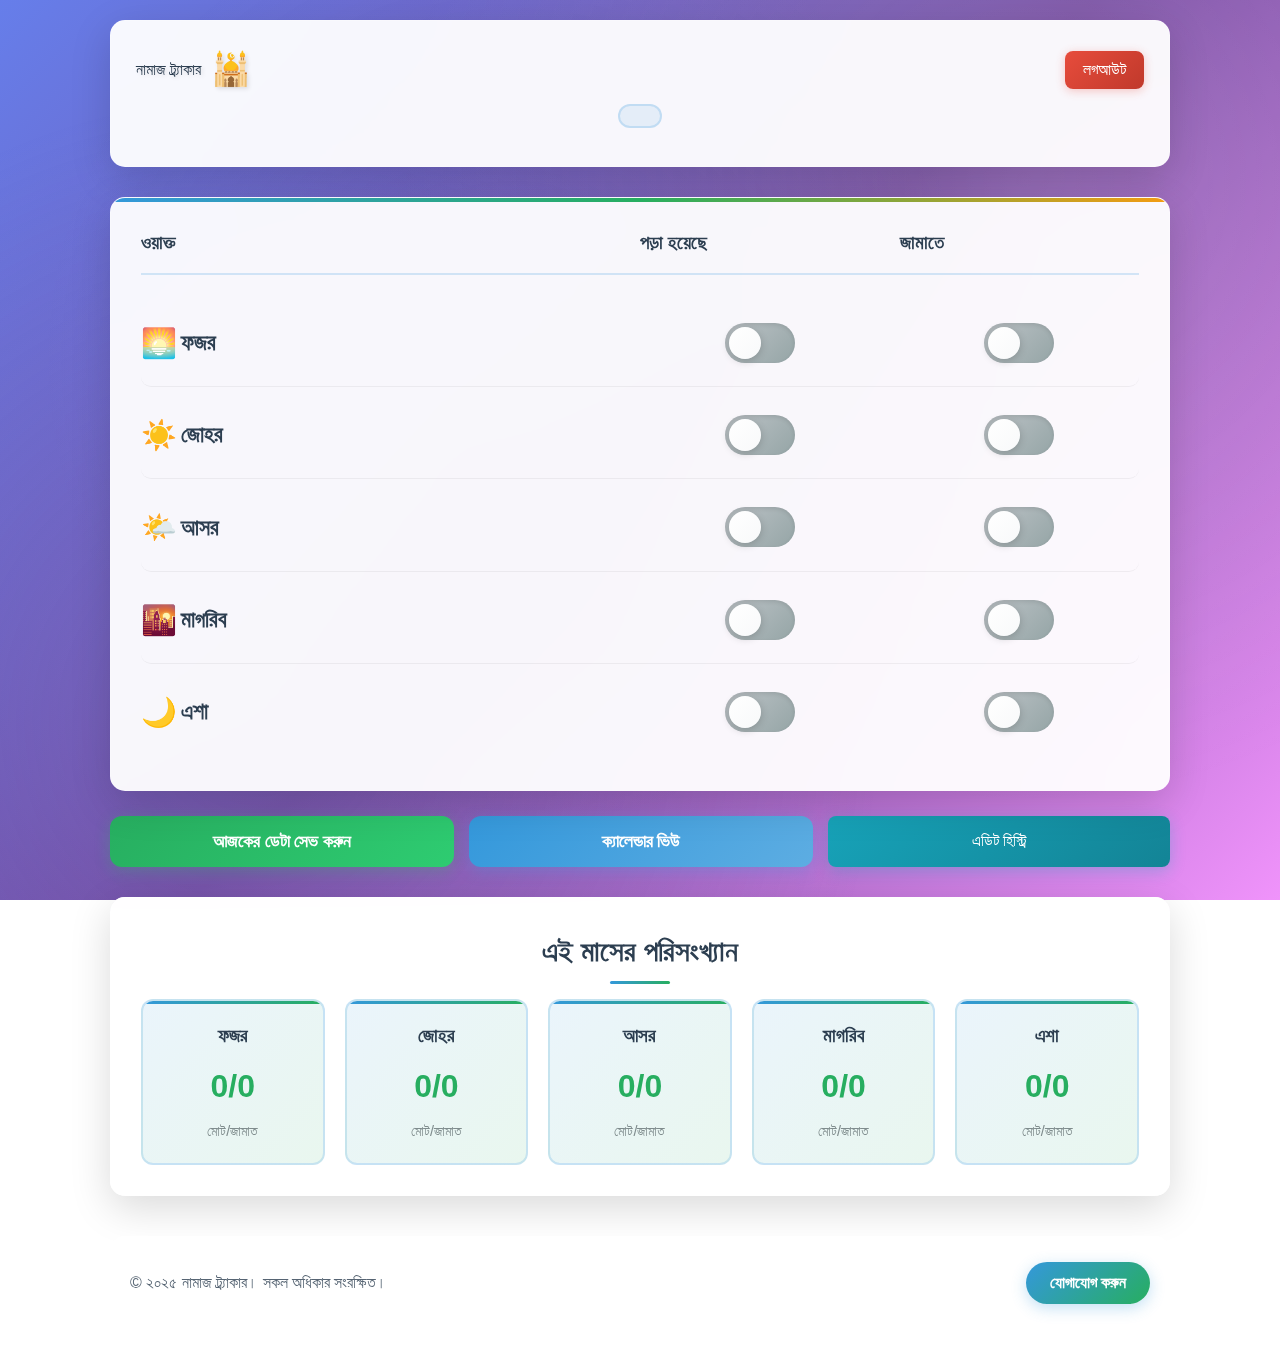
<file: index জোহর→জুম্মা না.html>
<!DOCTYPE html>
<html lang="bn">
<head>
    <meta charset="UTF-8">
    <meta name="viewport" content="width=device-width, initial-scale=1.0">
    <title>নামাজ ট্র্যাকার</title>
    
    <!-- PWA Meta Tags -->
    <meta name="description" content="আপনার দৈনিক নামাজের রেকর্ড রাখুন এবং ট্র্যাক করুন">
    <meta name="theme-color" content="#667eea">
    <meta name="apple-mobile-web-app-capable" content="yes">
    <meta name="apple-mobile-web-app-status-bar-style" content="default">
    <meta name="apple-mobile-web-app-title" content="নামাজ ট্র্যাকার">
    <meta name="msapplication-TileImage" content="icon-144x144.png">
    <meta name="msapplication-TileColor" content="#667eea">
    
    <!-- PWA Manifest -->
    <link rel="manifest" href="manifest.json">
    
    <!-- Apple Touch Icons -->
    <link rel="apple-touch-icon" href="icon-152x152.png">
    <link rel="apple-touch-icon" sizes="152x152" href="icon-152x152.png">
    <link rel="apple-touch-icon" sizes="180x180" href="icon-192x192.png">
    
    <!-- Favicon -->
    <link rel="icon" type="image/png" sizes="32x32" href="icon-72x72.png">
    <link rel="icon" type="image/png" sizes="16x16" href="icon-72x72.png">
    <link rel="preconnect" href="https://fonts.googleapis.com">
    <link rel="preconnect" href="https://fonts.gstatic.com" crossorigin>
    <link href="https://fonts.googleapis.com/css2?family=Noto+Sans+Bengali:wght@300;400;500;600;700&display=swap" rel="stylesheet">
    <script src="https://cdnjs.cloudflare.com/ajax/libs/Chart.js/3.9.1/chart.min.js"></script>
    <link rel="stylesheet" href="enhanced-style.css">
</head>
<body>
    <!-- Main App -->
    <div id="mainApp" class="container">
        <header>
            <div class="header-content">
                <a href="https://officialenayet.github.io/namaj" class="header-title-link">
                    <h1>নামাজ ট্র্যাকার</h1>
                </a>
                <div class="user-info">
                    <span id="userEmail"></span>
                    <button id="logoutBtn" class="logout-btn">লগআউট</button>
                </div>
            </div>
            <div class="date-display">
                <span id="currentDate"></span>
            </div>
        </header>

        <main>
            <div class="prayer-tracker">
                <div class="tracker-header">
                    <div class="col">ওয়াক্ত</div>
                    <div class="col">পড়া হয়েছে</div>
                    <div class="col">জামাতে</div>
                </div>

                <div class="prayer-row" data-prayer="fajr">
                    <div class="prayer-name">ফজর</div>
                    <div class="prayer-status">
                        <label class="toggle">
                            <input type="checkbox" id="fajr-prayed">
                            <span class="slider"></span>
                        </label>
                    </div>
                    <div class="jamaat-status">
                        <label class="toggle">
                            <input type="checkbox" id="fajr-jamaat">
                            <span class="slider"></span>
                        </label>
                    </div>
                </div>

                <div class="prayer-row" data-prayer="dhuhr">
                    <div class="prayer-name">জোহর</div>
                    <div class="prayer-status">
                        <label class="toggle">
                            <input type="checkbox" id="dhuhr-prayed">
                            <span class="slider"></span>
                        </label>
                    </div>
                    <div class="jamaat-status">
                        <label class="toggle">
                            <input type="checkbox" id="dhuhr-jamaat">
                            <span class="slider"></span>
                        </label>
                    </div>
                </div>

                <div class="prayer-row" data-prayer="asr">
                    <div class="prayer-name">আসর</div>
                    <div class="prayer-status">
                        <label class="toggle">
                            <input type="checkbox" id="asr-prayed">
                            <span class="slider"></span>
                        </label>
                    </div>
                    <div class="jamaat-status">
                        <label class="toggle">
                            <input type="checkbox" id="asr-jamaat">
                            <span class="slider"></span>
                        </label>
                    </div>
                </div>

                <div class="prayer-row" data-prayer="maghrib">
                    <div class="prayer-name">মাগরিব</div>
                    <div class="prayer-status">
                        <label class="toggle">
                            <input type="checkbox" id="maghrib-prayed">
                            <span class="slider"></span>
                        </label>
                    </div>
                    <div class="jamaat-status">
                        <label class="toggle">
                            <input type="checkbox" id="maghrib-jamaat">
                            <span class="slider"></span>
                        </label>
                    </div>
                </div>

                <div class="prayer-row" data-prayer="isha">
                    <div class="prayer-name">এশা</div>
                    <div class="prayer-status">
                        <label class="toggle">
                            <input type="checkbox" id="isha-prayed">
                            <span class="slider"></span>
                        </label>
                    </div>
                    <div class="jamaat-status">
                        <label class="toggle">
                            <input type="checkbox" id="isha-jamaat">
                            <span class="slider"></span>
                        </label>
                    </div>
                </div>
            </div>

            <div class="action-buttons">
                <button id="saveData" class="btn btn-primary">আজকের ডেটা সেভ করুন</button>
                <button id="calendarView" class="btn btn-secondary" onclick="calendarHandler.showCalendarView()">ক্যালেন্ডার ভিউ</button>
                <button id="editHistory" class="btn btn-info" onclick="showEditHistory()">এডিট হিস্ট্রি</button>
            </div>

            <!-- Calendar View Section -->
            <div id="calendarSection" class="calendar-section" style="display: none;">
                <div class="section-header">
                    <h2>নামাজের ইতিহাস</h2>
                    <button id="backToMainFromCalendar" class="btn btn-secondary" onclick="calendarHandler.showMainView()">হোমে ফিরে যান</button>
                    <div class="calendar-controls">
                        <button id="viewWeekly" class="view-btn active">সাপ্তাহিক</button>
                        <button id="viewMonthly" class="view-btn">মাসিক</button>
                    </div>
                </div>
                
                <!-- Weekly View -->
                <div id="weeklyView" class="calendar-view">
                    <div class="week-navigation">
                        <button id="prevWeek" class="nav-btn">‹</button>
                        <span id="currentWeek">এই সপ্তাহ</span>
                        <button id="nextWeek" class="nav-btn">›</button>
                    </div>
                    <div id="weeklyCalendar" class="weekly-calendar"></div>
                </div>
                
                <!-- Monthly View -->
                <div id="monthlyView" class="calendar-view" style="display: none;">
                    <div class="month-navigation">
                        <button id="prevMonth" class="nav-btn">‹</button>
                        <span id="currentMonth">এই মাস</span>
                        <button id="nextMonth" class="nav-btn">›</button>
                    </div>
                    <div id="monthlyCalendar" class="monthly-calendar"></div>
                </div>
                
                <div class="calendar-legend">
                    <div class="legend-item">
                        <div class="legend-color complete"></div>
                        <span>সব নামাজ পড়া হয়েছে</span>
                    </div>
                    <div class="legend-item">
                        <div class="legend-color partial"></div>
                        <span>কিছু নামাজ পড়া হয়েছে</span>
                    </div>
                    <div class="legend-item">
                        <div class="legend-color jamaat"></div>
                        <span>জামাতে পড়া হয়েছে</span>
                    </div>
                    <div class="legend-item">
                        <div class="legend-color none"></div>
                        <span>কোন নামাজ পড়া হয়নি</span>
                    </div>
                </div>
            </div>

            <!-- Monthly Charts Section -->
            <div id="chartsSection" class="charts-section" style="display: none;">
                <div class="section-header">
                    <h2>মাসিক পরিসংখ্যান চার্ট</h2>
                    <div class="month-controls">
                        <button id="prevChartMonth" class="nav-btn">‹</button>
                        <span id="currentChartMonth">জুলাই ২০২৫</span>
                        <button id="nextChartMonth" class="nav-btn">›</button>
                    </div>
                </div>
                <div class="charts-grid">
                    <div class="chart-container">
                        <h3>নামাজ সম্পন্নতার হার</h3>
                        <canvas id="completionChart"></canvas>
                    </div>
                    <div class="chart-container">
                        <h3>জামাতে নামাজের হার</h3>
                        <canvas id="jamaatChart"></canvas>
                    </div>
                    <div class="chart-container">
                        <h3>দৈনিক ট্রেন্ড</h3>
                        <canvas id="trendChart"></canvas>
                    </div>
                    <div class="chart-container">
                        <h3>সাপ্তাহিক তুলনা</h3>
                        <canvas id="weeklyChart"></canvas>
                    </div>
                </div>
            </div>

            <div class="stats-section">
                <h2>এই মাসের পরিসংখ্যান</h2>
                <div class="stats-grid">
                    <div class="stat-card">
                        <h3>ফজর</h3>
                        <div class="stat-numbers">
                            <span id="fajr-total">0</span>/<span id="fajr-jamaat-count">0</span>
                        </div>
                        <small>মোট/জামাত</small>
                    </div>
                    <div class="stat-card">
                        <h3>জোহর</h3>
                        <div class="stat-numbers">
                            <span id="dhuhr-total">0</span>/<span id="dhuhr-jamaat-count">0</span>
                        </div>
                        <small>মোট/জামাত</small>
                    </div>
                    <div class="stat-card">
                        <h3>আসর</h3>
                        <div class="stat-numbers">
                            <span id="asr-total">0</span>/<span id="asr-jamaat-count">0</span>
                        </div>
                        <small>মোট/জামাত</small>
                    </div>
                    <div class="stat-card">
                        <h3>মাগরিব</h3>
                        <div class="stat-numbers">
                            <span id="maghrib-total">0</span>/<span id="maghrib-jamaat-count">0</span>
                        </div>
                        <small>মোট/জামাত</small>
                    </div>
                    <div class="stat-card">
                        <h3>এশা</h3>
                        <div class="stat-numbers">
                            <span id="isha-total">0</span>/<span id="isha-jamaat-count">0</span>
                        </div>
                        <small>মোট/জামাত</small>
                    </div>
                </div>
            </div>
        </main>
        
        <!-- Footer -->
        <footer class="app-footer">
            <div class="footer-content">
                <p>&copy; ২০২৫ নামাজ ট্র্যাকার। সকল অধিকার সংরক্ষিত।</p>
                <button id="contactBtn" class="contact-btn">যোগাযোগ করুন</button>
            </div>
        </footer>
    </div>

    <!-- Load Firebase first -->
    <script type="module" src="firebase-config.js"></script>
    <!-- Then load other scripts -->
    <script src="auth-handler.js"></script>
    <script src="pwa-handler.js"></script>
    <script src="calendar-handler.js"></script>
    <script src="script.js"></script>
</body>
</html>
</file>
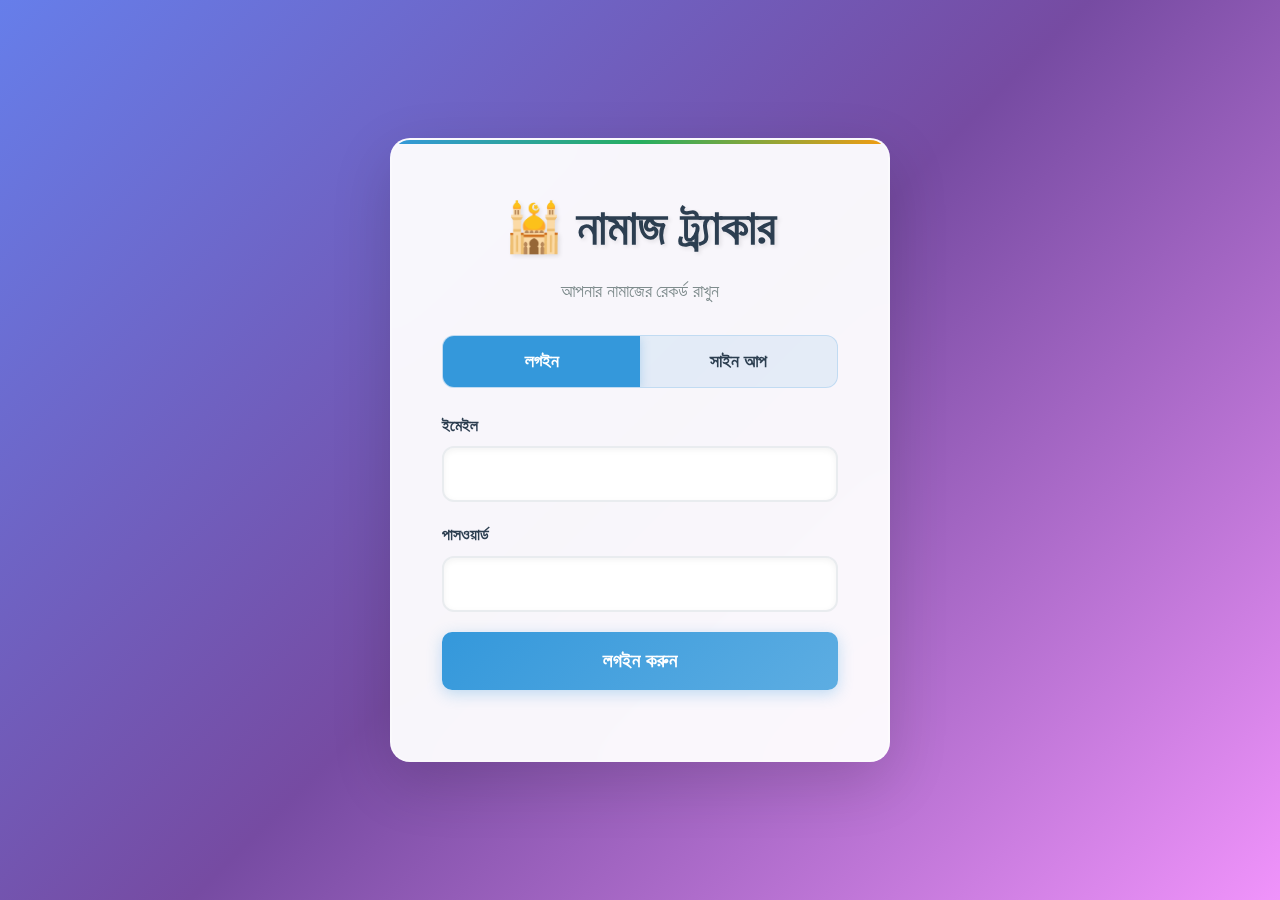
<file: login.html>
<!DOCTYPE html>
<html lang="bn">
<head>
    <meta charset="UTF-8">
    <meta name="viewport" content="width=device-width, initial-scale=1.0">
    <title>নামাজ ট্র্যাকার - লগইন</title>
    
    <!-- PWA Meta Tags -->
    <meta name="description" content="আপনার দৈনিক নামাজের রেকর্ড রাখুন এবং ট্র্যাক করুন">
    <meta name="theme-color" content="#667eea">
    <meta name="apple-mobile-web-app-capable" content="yes">
    <meta name="apple-mobile-web-app-status-bar-style" content="default">
    <meta name="apple-mobile-web-app-title" content="নামাজ ট্র্যাকার">
    <meta name="msapplication-TileImage" content="icon-144x144.png">
    <meta name="msapplication-TileColor" content="#667eea">
    
    <!-- PWA Manifest -->
    <link rel="manifest" href="manifest.json">
    
    <!-- Apple Touch Icons -->
    <link rel="apple-touch-icon" href="icon-152x152.png">
    <link rel="apple-touch-icon" sizes="152x152" href="icon-152x152.png">
    <link rel="apple-touch-icon" sizes="180x180" href="icon-192x192.png">
    
    <!-- Favicon -->
    <link rel="icon" type="image/png" sizes="32x32" href="icon-72x72.png">
    <link rel="icon" type="image/png" sizes="16x16" href="icon-72x72.png">
    <link rel="preconnect" href="https://fonts.googleapis.com">
    <link rel="preconnect" href="https://fonts.gstatic.com" crossorigin>
    <link href="https://fonts.googleapis.com/css2?family=Noto+Sans+Bengali:wght@300;400;500;600;700&display=swap" rel="stylesheet">
    <link rel="stylesheet" href="enhanced-style.css">
</head>
<body>
    <!-- Login Panel -->
    <div id="loginPanel" class="login-container">
        <div class="login-card">
            <div class="login-header">
                <h1>🕌 নামাজ ট্র্যাকার</h1>
                <p>আপনার নামাজের রেকর্ড রাখুন</p>
            </div>
            
            <div class="login-tabs">
                <button class="tab-btn active" onclick="showLoginForm()">লগইন</button>
                <button class="tab-btn" onclick="showSignupForm()">সাইন আপ</button>
            </div>

            <!-- Login Form -->
            <form id="loginForm" class="auth-form">
                <div class="form-group">
                    <label for="loginEmail">ইমেইল</label>
                    <input type="email" id="loginEmail" required>
                </div>
                <div class="form-group">
                    <label for="loginPassword">পাসওয়ার্ড</label>
                    <input type="password" id="loginPassword" required minlength="6">
                </div>
                <button type="submit" class="auth-btn">লগইন করুন</button>
            </form>

            <!-- Signup Form -->
            <form id="signupForm" class="auth-form" style="display: none;">
                <div class="form-group">
                    <label for="signupEmail">ইমেইল</label>
                    <input type="email" id="signupEmail" required>
                </div>
                <div class="form-group">
                    <label for="signupPassword">পাসওয়ার্ড</label>
                    <input type="password" id="signupPassword" required minlength="6">
                </div>
                <div class="form-group">
                    <label for="confirmPassword">পাসওয়ার্ড নিশ্চিত করুন</label>
                    <input type="password" id="confirmPassword" required minlength="6">
                </div>
                <button type="submit" class="auth-btn">সাইন আপ করুন</button>
            </form>

            <div id="authError" class="error-message"></div>
            <div id="authLoading" class="loading-message" style="display: none;">
                <div class="loading"></div>
                <span>অপেক্ষা করুন...</span>
            </div>
        </div>
    </div>

    <!-- Load Firebase first -->
    <script type="module" src="firebase-config.js"></script>
    <!-- Then load other scripts -->
    <script src="login-handler.js"></script>
    <script src="pwa-handler.js"></script>
</body>
</html>
</file>
<file: enhanced-style.css>
* {
    margin: 0;
    padding: 0;
    box-sizing: border-box;
}

:root {
    --primary-color: #2c3e50;
    --secondary-color: #3498db;
    --success-color: #27ae60;
    --warning-color: #f39c12;
    --danger-color: #e74c3c;
    --light-bg: rgba(255, 255, 255, 0.95);
    --shadow-light: 0 8px 32px rgba(0, 0, 0, 0.1);
    --shadow-medium: 0 12px 40px rgba(0, 0, 0, 0.15);
    --border-radius: 15px;
    --transition: all 0.3s cubic-bezier(0.4, 0, 0.2, 1);
}

body {
    font-family: 'Noto Sans Bengali', 'Segoe UI', Tahoma, Geneva, Verdana, sans-serif;
    background: linear-gradient(135deg, #667eea 0%, #764ba2 50%, #f093fb 100%);
    background-attachment: fixed;
    min-height: 100vh;
    color: var(--primary-color);
    line-height: 1.6;
    overflow-x: hidden;
}

/* Animated background particles */
body::before {
    content: '';
    position: fixed;
    top: 0;
    left: 0;
    width: 100%;
    height: 100%;
    background-image: 
        radial-gradient(circle at 20% 80%, rgba(120, 119, 198, 0.3) 0%, transparent 50%),
        radial-gradient(circle at 80% 20%, rgba(255, 255, 255, 0.15) 0%, transparent 50%),
        radial-gradient(circle at 40% 40%, rgba(120, 119, 198, 0.15) 0%, transparent 50%);
    animation: float 20s ease-in-out infinite;
    pointer-events: none;
    z-index: -1;
}

@keyframes float {
    0%, 100% { transform: translateY(0px) rotate(0deg); }
    33% { transform: translateY(-20px) rotate(1deg); }
    66% { transform: translateY(-10px) rotate(-1deg); }
}

.container {
    max-width: 900px;
    margin: 0 auto;
    padding: 20px;
    min-height: 100vh;
    position: relative;
}

/* Header Styles */
header {
    text-align: center;
    margin-bottom: 30px;
    background: var(--light-bg);
    padding: 30px 25px;
    border-radius: var(--border-radius);
    box-shadow: var(--shadow-medium);
    backdrop-filter: blur(20px);
    border: 1px solid rgba(255, 255, 255, 0.2);
    position: relative;
    overflow: hidden;
    animation: slideInDown 0.8s ease-out;
}

header::before {
    content: '';
    position: absolute;
    top: 0;
    left: -100%;
    width: 100%;
    height: 100%;
    background: linear-gradient(90deg, transparent, rgba(255, 255, 255, 0.4), transparent);
    animation: shimmer 3s infinite;
}

@keyframes shimmer {
    0% { left: -100%; }
    100% { left: 100%; }
}

@keyframes slideInDown {
    from {
        opacity: 0;
        transform: translateY(-50px);
    }
    to {
        opacity: 1;
        transform: translateY(0);
    }
}

header h1 {
    font-size: 2.8rem;
    color: var(--primary-color);
    margin-bottom: 15px;
    font-weight: 700;
    text-shadow: 2px 2px 4px rgba(0, 0, 0, 0.1);
    position: relative;
}

header h1::after {
    content: '🕌';
    position: absolute;
    right: -50px;
    top: 50%;
    transform: translateY(-50%);
    font-size: 2rem;
    animation: pulse 2s infinite;
}

@keyframes pulse {
    0%, 100% { transform: translateY(-50%) scale(1); }
    50% { transform: translateY(-50%) scale(1.1); }
}

.date-display {
    font-size: 1.3rem;
    color: #7f8c8d;
    font-weight: 500;
    padding: 10px 20px;
    background: rgba(52, 152, 219, 0.1);
    border-radius: 25px;
    display: inline-block;
    border: 2px solid rgba(52, 152, 219, 0.2);
}

/* Prayer Tracker Styles - Fixed/Frozen */
.prayer-tracker {
    background: var(--light-bg);
    border-radius: var(--border-radius);
    padding: 30px;
    margin-bottom: 25px;
    box-shadow: var(--shadow-medium);
    backdrop-filter: blur(20px);
    border: 1px solid rgba(255, 255, 255, 0.2);
    animation: slideInUp 0.8s ease-out 0.2s both;
    position: relative;
    z-index: 100;
    overflow: hidden;
}

.prayer-tracker::before {
    content: '';
    position: absolute;
    top: 0;
    left: 0;
    right: 0;
    height: 4px;
    background: linear-gradient(90deg, var(--secondary-color), var(--success-color), var(--warning-color));
    border-radius: var(--border-radius) var(--border-radius) 0 0;
}

@keyframes slideInUp {
    from {
        opacity: 0;
        transform: translateY(50px);
    }
    to {
        opacity: 1;
        transform: translateY(0);
    }
}

.tracker-header {
    display: grid;
    grid-template-columns: 2fr 1fr 1fr;
    gap: 20px;
    margin-bottom: 25px;
    padding-bottom: 15px;
    border-bottom: 2px solid rgba(52, 152, 219, 0.2);
    font-weight: 700;
    font-size: 1.2rem;
    color: var(--primary-color);
}

.prayer-row {
    display: grid;
    grid-template-columns: 2fr 1fr 1fr;
    gap: 20px;
    align-items: center;
    padding: 20px 0;
    border-bottom: 1px solid rgba(0, 0, 0, 0.05);
    transition: var(--transition);
    border-radius: 10px;
    margin-bottom: 5px;
}

.prayer-row:hover {
    background: rgba(52, 152, 219, 0.05);
    transform: translateX(5px);
    box-shadow: 0 4px 15px rgba(0, 0, 0, 0.1);
}

.prayer-row:last-child {
    border-bottom: none;
}

.prayer-name {
    font-size: 1.4rem;
    font-weight: 600;
    color: var(--primary-color);
    display: flex;
    align-items: center;
    gap: 15px;
}

.prayer-name::before {
    font-size: 1.8rem;
    width: 25px;
    text-align: center;
}

.prayer-row[data-prayer="fajr"] .prayer-name::before { content: '🌅'; }
.prayer-row[data-prayer="dhuhr"] .prayer-name::before { content: '☀️'; }
.prayer-row[data-prayer="asr"] .prayer-name::before { content: '🌤️'; }
.prayer-row[data-prayer="maghrib"] .prayer-name::before { content: '🌇'; }
.prayer-row[data-prayer="isha"] .prayer-name::before { content: '🌙'; }

.prayer-status, .jamaat-status {
    display: flex;
    justify-content: center;
}

/* Enhanced Toggle Switch */
.toggle {
    position: relative;
    display: inline-block;
    width: 70px;
    height: 40px;
}

.toggle input {
    opacity: 0;
    width: 0;
    height: 0;
}

.slider {
    position: absolute;
    cursor: pointer;
    top: 0;
    left: 0;
    right: 0;
    bottom: 0;
    background: linear-gradient(135deg, #bdc3c7, #95a5a6);
    transition: var(--transition);
    border-radius: 40px;
    box-shadow: inset 0 2px 4px rgba(0, 0, 0, 0.1);
}

.slider:before {
    position: absolute;
    content: "";
    height: 32px;
    width: 32px;
    left: 4px;
    bottom: 4px;
    background: linear-gradient(135deg, #ffffff, #f8f9fa);
    transition: var(--transition);
    border-radius: 50%;
    box-shadow: 0 2px 8px rgba(0, 0, 0, 0.2);
}

input:checked + .slider {
    background: linear-gradient(135deg, var(--success-color), #2ecc71);
    box-shadow: 0 0 20px rgba(39, 174, 96, 0.3);
}

input:checked + .slider:before {
    transform: translateX(30px);
    box-shadow: 0 2px 12px rgba(0, 0, 0, 0.3);
}

.slider:hover {
    box-shadow: 0 0 15px rgba(52, 152, 219, 0.3);
}

/* Action Buttons */
.action-buttons {
    display: flex;
    gap: 15px;
    margin-bottom: 30px;
    flex-wrap: wrap;
}

.btn {
    padding: 15px 25px;
    border: none;
    border-radius: 12px;
    font-size: 1.1rem;
    font-weight: 600;
    cursor: pointer;
    transition: var(--transition);
    font-family: 'Noto Sans Bengali', sans-serif;
    position: relative;
    overflow: hidden;
    flex: 1;
    min-width: 200px;
}

.btn::before {
    content: '';
    position: absolute;
    top: 0;
    left: -100%;
    width: 100%;
    height: 100%;
    background: linear-gradient(90deg, transparent, rgba(255, 255, 255, 0.3), transparent);
    transition: left 0.5s;
}

.btn:hover::before {
    left: 100%;
}

.btn-primary {
    background: linear-gradient(135deg, var(--success-color), #2ecc71);
    color: white;
    box-shadow: 0 4px 15px rgba(39, 174, 96, 0.3);
}

.btn-primary:hover {
    background: linear-gradient(135deg, #2ecc71, #27ae60);
    transform: translateY(-3px);
    box-shadow: 0 6px 20px rgba(39, 174, 96, 0.4);
}

.btn-secondary {
    background: linear-gradient(135deg, var(--secondary-color), #5dade2);
    color: white;
    box-shadow: 0 4px 15px rgba(52, 152, 219, 0.3);
}

.btn-secondary:hover {
    background: linear-gradient(135deg, #5dade2, var(--secondary-color));
    transform: translateY(-3px);
    box-shadow: 0 6px 20px rgba(52, 152, 219, 0.4);
}

/* Stats Section */
.stats-section {
    background: var(--light-bg);
    border-radius: var(--border-radius);
    padding: 30px;
    margin-bottom: 25px;
    box-shadow: var(--shadow-medium);
    backdrop-filter: blur(20px);
    border: 1px solid rgba(255, 255, 255, 0.2);
    animation: slideInUp 0.8s ease-out 0.4s both;
}

.stats-section h2 {
    text-align: center;
    margin-bottom: 25px;
    font-size: 1.8rem;
    color: var(--primary-color);
    position: relative;
}

.stats-section h2::after {
    content: '';
    position: absolute;
    bottom: -10px;
    left: 50%;
    transform: translateX(-50%);
    width: 60px;
    height: 3px;
    background: linear-gradient(90deg, var(--secondary-color), var(--success-color));
    border-radius: 2px;
}

.stats-grid {
    display: grid;
    grid-template-columns: repeat(auto-fit, minmax(150px, 1fr));
    gap: 20px;
}

.stat-card {
    background: linear-gradient(135deg, rgba(52, 152, 219, 0.1), rgba(39, 174, 96, 0.1));
    border-radius: 12px;
    padding: 20px;
    text-align: center;
    border: 2px solid rgba(52, 152, 219, 0.2);
    transition: var(--transition);
    position: relative;
    overflow: hidden;
}

.stat-card::before {
    content: '';
    position: absolute;
    top: 0;
    left: 0;
    right: 0;
    height: 3px;
    background: linear-gradient(90deg, var(--secondary-color), var(--success-color));
}

.stat-card:hover {
    transform: translateY(-5px);
    box-shadow: 0 8px 25px rgba(52, 152, 219, 0.2);
    border-color: var(--secondary-color);
}

.stat-card h3 {
    font-size: 1.2rem;
    margin-bottom: 10px;
    color: var(--primary-color);
}

.stat-numbers {
    font-size: 2rem;
    font-weight: 700;
    color: var(--success-color);
    margin-bottom: 5px;
}

.stat-card small {
    color: #7f8c8d;
    font-size: 0.9rem;
}

/* Success Message */
.success-message {
    background: linear-gradient(135deg, #d4edda, #c3e6cb);
    color: #155724;
    padding: 15px 20px;
    border-radius: 10px;
    margin-bottom: 20px;
    border: 1px solid #c3e6cb;
    font-weight: 500;
    text-align: center;
    animation: slideInDown 0.5s ease-out;
    box-shadow: 0 4px 15px rgba(21, 87, 36, 0.1);
}

/* Loading Animation */
.loading {
    width: 20px;
    height: 20px;
    border: 2px solid #f3f3f3;
    border-top: 2px solid var(--secondary-color);
    border-radius: 50%;
    animation: spin 1s linear infinite;
}

@keyframes spin {
    0% { transform: rotate(0deg); }
    100% { transform: rotate(360deg); }
}

/* Calendar Section */
.calendar-section {
    background: var(--light-bg);
    border-radius: var(--border-radius);
    padding: 30px;
    margin-bottom: 25px;
    box-shadow: var(--shadow-medium);
    backdrop-filter: blur(20px);
    border: 1px solid rgba(255, 255, 255, 0.2);
    animation: slideInUp 0.8s ease-out 0.6s both;
}

.calendar-actions {
    display: flex;
    gap: 15px;
    margin-bottom: 25px;
    flex-wrap: wrap;
    justify-content: center;
}

.calendar-actions .btn {
    flex: 1;
    min-width: 200px;
    max-width: 300px;
}

.section-header {
    display: flex;
    justify-content: space-between;
    align-items: center;
    margin-bottom: 25px;
    flex-wrap: wrap;
    gap: 15px;
}

.section-header h2 {
    font-size: 1.8rem;
    color: var(--primary-color);
    margin: 0;
}

.nav-btn {
    background: var(--secondary-color);
    color: white;
    border: none;
    width: 40px;
    height: 40px;
    border-radius: 50%;
    font-size: 1.2rem;
    cursor: pointer;
    transition: var(--transition);
    display: flex;
    align-items: center;
    justify-content: center;
}

.nav-btn:hover {
    background: #2980b9;
    transform: scale(1.1);
}

.yearly-calendar {
    display: grid;
    grid-template-columns: repeat(auto-fit, minmax(300px, 1fr));
    gap: 20px;
}

.month-grid {
    background: rgba(255, 255, 255, 0.5);
    border-radius: 10px;
    padding: 15px;
    border: 1px solid rgba(52, 152, 219, 0.2);
}

.month-header {
    text-align: center;
    font-weight: 600;
    margin-bottom: 10px;
    color: var(--primary-color);
    font-size: 1.1rem;
}

.days-grid {
    display: grid;
    grid-template-columns: repeat(7, 1fr);
    gap: 2px;
}

.day-cell {
    aspect-ratio: 1;
    display: flex;
    align-items: center;
    justify-content: center;
    font-size: 0.8rem;
    border-radius: 4px;
    cursor: pointer;
    transition: var(--transition);
}

.day-cell:hover {
    transform: scale(1.1);
}

.day-cell.complete {
    background: var(--success-color);
    color: white;
}

.day-cell.partial {
    background: var(--warning-color);
    color: white;
}

.day-cell.none {
    background: #ecf0f1;
    color: #7f8c8d;
}

.calendar-legend {
    display: flex;
    justify-content: center;
    gap: 20px;
    margin-top: 20px;
    flex-wrap: wrap;
}

.legend-item {
    display: flex;
    align-items: center;
    gap: 8px;
    font-size: 0.9rem;
}

.legend-color {
    width: 20px;
    height: 20px;
    border-radius: 4px;
}

.legend-color.complete {
    background: var(--success-color);
}

.legend-color.partial {
    background: var(--warning-color);
}

.legend-color.none {
    background: #ecf0f1;
}

/* Charts Section */
.charts-section {
    background: var(--light-bg);
    border-radius: var(--border-radius);
    padding: 30px;
    margin-bottom: 25px;
    box-shadow: var(--shadow-medium);
    backdrop-filter: blur(20px);
    border: 1px solid rgba(255, 255, 255, 0.2);
    animation: slideInUp 0.8s ease-out 0.8s both;
}

.charts-grid {
    display: grid;
    grid-template-columns: repeat(auto-fit, minmax(300px, 1fr));
    gap: 25px;
    margin-top: 25px;
}

.chart-container {
    background: rgba(255, 255, 255, 0.7);
    border-radius: 12px;
    padding: 20px;
    border: 1px solid rgba(52, 152, 219, 0.2);
    transition: var(--transition);
}

.chart-container:hover {
    transform: translateY(-5px);
    box-shadow: 0 8px 25px rgba(0, 0, 0, 0.1);
}

.chart-container h3 {
    text-align: center;
    margin-bottom: 15px;
    color: var(--primary-color);
    font-size: 1.1rem;
}

.chart-container canvas {
    max-height: 250px;
}

/* Login Container - Enhanced Responsive Design */
.login-container {
    position: fixed;
    top: 0;
    left: 0;
    width: 100%;
    height: 100%;
    background: linear-gradient(135deg, #667eea 0%, #764ba2 50%, #f093fb 100%);
    display: flex;
    justify-content: center;
    align-items: center;
    z-index: 1000;
    padding: 20px;
}

.login-card {
    background: var(--light-bg);
    border-radius: 20px;
    padding: 45px 40px;
    box-shadow: 0 20px 60px rgba(0, 0, 0, 0.15);
    backdrop-filter: blur(25px);
    border: 2px solid rgba(255, 255, 255, 0.3);
    width: 100%;
    max-width: 420px;
    animation: slideInUp 0.8s ease-out;
    position: relative;
    overflow: hidden;
    margin: 0 auto;
}

.login-card::before {
    content: '';
    position: absolute;
    top: 0;
    left: 0;
    right: 0;
    height: 4px;
    background: linear-gradient(90deg, var(--secondary-color), var(--success-color), var(--warning-color));
    border-radius: var(--border-radius) var(--border-radius) 0 0;
}

.login-header {
    text-align: center;
    margin-bottom: 30px;
}

.login-header h1 {
    font-size: 2.5rem;
    color: var(--primary-color);
    margin-bottom: 10px;
    font-weight: 700;
    text-shadow: 2px 2px 4px rgba(0, 0, 0, 0.1);
}

.login-header p {
    color: #7f8c8d;
    font-size: 1.1rem;
    font-weight: 500;
}

.login-tabs {
    display: flex;
    margin-bottom: 25px;
    border-radius: 12px;
    overflow: hidden;
    background: rgba(52, 152, 219, 0.1);
    border: 1px solid rgba(52, 152, 219, 0.2);
}

.tab-btn {
    flex: 1;
    padding: 15px 20px;
    border: none;
    background: transparent;
    color: var(--primary-color);
    font-size: 1.1rem;
    font-weight: 600;
    cursor: pointer;
    transition: var(--transition);
    font-family: 'Noto Sans Bengali', sans-serif;
    position: relative;
}

.tab-btn.active {
    background: var(--secondary-color);
    color: white;
    box-shadow: 0 2px 10px rgba(52, 152, 219, 0.3);
}

.tab-btn:hover:not(.active) {
    background: rgba(52, 152, 219, 0.2);
    transform: translateY(-1px);
}

.auth-form {
    margin-bottom: 20px;
}

.form-group {
    margin-bottom: 20px;
}

.form-group label {
    display: block;
    margin-bottom: 8px;
    color: var(--primary-color);
    font-weight: 600;
    font-size: 1rem;
}

.form-group input {
    width: 100%;
    padding: 16px 20px;
    border: 2px solid #e9ecef;
    border-radius: 12px;
    font-size: 1.05rem;
    font-family: 'Noto Sans Bengali', sans-serif;
    transition: var(--transition);
    background: rgba(255, 255, 255, 0.95);
    box-shadow: inset 0 2px 6px rgba(0, 0, 0, 0.05);
    box-sizing: border-box;
}

.form-group input:focus {
    outline: none;
    border-color: var(--secondary-color);
    box-shadow: 0 0 0 4px rgba(52, 152, 219, 0.1);
    transform: translateY(-1px);
}

.form-group input:valid {
    border-color: var(--success-color);
}

.auth-btn {
    width: 100%;
    padding: 18px;
    border: none;
    border-radius: 10px;
    background: linear-gradient(135deg, var(--secondary-color), #5dade2);
    color: white;
    font-size: 1.2rem;
    font-weight: 600;
    cursor: pointer;
    transition: var(--transition);
    font-family: 'Noto Sans Bengali', sans-serif;
    box-shadow: 0 4px 15px rgba(52, 152, 219, 0.3);
    position: relative;
    overflow: hidden;
}

.auth-btn::before {
    content: '';
    position: absolute;
    top: 0;
    left: -100%;
    width: 100%;
    height: 100%;
    background: linear-gradient(90deg, transparent, rgba(255, 255, 255, 0.3), transparent);
    transition: left 0.5s;
}

.auth-btn:hover:not(:disabled)::before {
    left: 100%;
}

.auth-btn:hover:not(:disabled) {
    background: linear-gradient(135deg, #2980b9, var(--secondary-color));
    transform: translateY(-2px);
    box-shadow: 0 6px 20px rgba(52, 152, 219, 0.4);
}

.auth-btn:disabled {
    opacity: 0.6;
    cursor: not-allowed;
    transform: none;
}

.error-message {
    background: linear-gradient(135deg, #f8d7da, #f5c6cb);
    color: #721c24;
    padding: 15px 18px;
    border-radius: 10px;
    margin-top: 15px;
    border: 1px solid #f5c6cb;
    font-weight: 500;
    display: none;
    box-shadow: 0 2px 10px rgba(114, 28, 36, 0.1);
}

.loading-message {
    display: flex;
    align-items: center;
    justify-content: center;
    gap: 12px;
    padding: 18px;
    color: var(--secondary-color);
    font-weight: 500;
    font-size: 1.1rem;
}

/* Header with user info */
.header-content {
    display: flex;
    justify-content: space-between;
    align-items: center;
    margin-bottom: 15px;
    flex-wrap: wrap;
    gap: 15px;
}

.user-info {
    display: flex;
    align-items: center;
    gap: 15px;
    font-size: 1rem;
    color: #7f8c8d;
    font-weight: 500;
}

.logout-btn {
    padding: 10px 18px;
    border: none;
    border-radius: 8px;
    background: linear-gradient(135deg, #e74c3c, #c0392b);
    color: white;
    font-size: 1rem;
    font-weight: 500;
    cursor: pointer;
    transition: var(--transition);
    font-family: 'Noto Sans Bengali', sans-serif;
    box-shadow: 0 2px 10px rgba(231, 76, 60, 0.3);
}

.logout-btn:hover {
    background: linear-gradient(135deg, #c0392b, #a93226);
    transform: translateY(-1px);
    box-shadow: 0 4px 15px rgba(231, 76, 60, 0.4);
}

/* Footer Styles */
.app-footer {
    background: var(--light-bg);
    backdrop-filter: blur(20px);
    border-top: 1px solid rgba(255, 255, 255, 0.2);
    padding: 25px 0;
    margin-top: 40px;
    border-radius: var(--border-radius) var(--border-radius) 0 0;
}

.footer-content {
    max-width: 1200px;
    margin: 0 auto;
    padding: 0 20px;
    display: flex;
    justify-content: space-between;
    align-items: center;
    flex-wrap: wrap;
    gap: 15px;
}

.footer-content p {
    color: var(--primary-color);
    font-size: 1rem;
    opacity: 0.8;
    font-weight: 500;
}

.contact-btn {
    background: linear-gradient(135deg, var(--secondary-color), var(--success-color));
    color: white;
    border: none;
    padding: 12px 24px;
    border-radius: 25px;
    font-family: 'Noto Sans Bengali', sans-serif;
    font-size: 1rem;
    font-weight: 600;
    cursor: pointer;
    transition: var(--transition);
    box-shadow: 0 4px 15px rgba(52, 152, 219, 0.3);
}

.contact-btn:hover {
    transform: translateY(-2px);
    box-shadow: 0 6px 20px rgba(52, 152, 219, 0.4);
}

.contact-btn:active {
    transform: translateY(0);
}

/* Calendar View Updates */
.calendar-controls {
    display: flex;
    gap: 15px;
    align-items: center;
    flex-wrap: wrap;
}

.view-btn {
    background: rgba(255, 255, 255, 0.2);
    border: 1px solid rgba(255, 255, 255, 0.3);
    color: var(--primary-color);
    padding: 10px 20px;
    border-radius: 20px;
    font-family: 'Noto Sans Bengali', sans-serif;
    font-size: 1rem;
    font-weight: 600;
    cursor: pointer;
    transition: var(--transition);
}

.view-btn.active,
.view-btn:hover {
    background: var(--secondary-color);
    color: white;
    border-color: var(--secondary-color);
    transform: translateY(-1px);
    box-shadow: 0 4px 15px rgba(52, 152, 219, 0.3);
}

.calendar-view {
    margin-top: 25px;
}

.week-navigation,
.month-navigation {
    display: flex;
    justify-content: center;
    align-items: center;
    gap: 25px;
    margin-bottom: 25px;
    flex-wrap: wrap;
}

.weekly-calendar,
.monthly-calendar {
    display: grid;
    gap: 12px;
    margin-bottom: 25px;
    overflow-x: auto;
    padding: 10px;
}

.weekly-calendar {
    grid-template-columns: repeat(7, minmax(120px, 1fr));
}

.monthly-calendar {
    grid-template-columns: repeat(7, minmax(120px, 1fr));
}

.calendar-day {
    background: var(--light-bg);
    border-radius: var(--border-radius);
    padding: 18px;
    text-align: center;
    transition: var(--transition);
    cursor: pointer;
    min-height: 90px;
    display: flex;
    flex-direction: column;
    justify-content: space-between;
    border: 2px solid transparent;
    box-shadow: 0 2px 10px rgba(0, 0, 0, 0.05);
}

.calendar-day:hover {
    transform: translateY(-3px);
    box-shadow: var(--shadow-medium);
    border-color: var(--secondary-color);
}

.calendar-day.complete {
    background: linear-gradient(135deg, var(--success-color), #2ecc71);
    color: white;
    box-shadow: 0 4px 15px rgba(39, 174, 96, 0.3);
}

.calendar-day.partial {
    background: linear-gradient(135deg, var(--warning-color), #f1c40f);
    color: white;
    box-shadow: 0 4px 15px rgba(243, 156, 18, 0.3);
}

.calendar-day.jamaat {
    background: linear-gradient(135deg, var(--secondary-color), #3498db);
    color: white;
    box-shadow: 0 4px 15px rgba(52, 152, 219, 0.3);
}

.calendar-day.none {
    background: rgba(231, 76, 60, 0.1);
    border: 2px solid rgba(231, 76, 60, 0.3);
    color: var(--danger-color);
}

.day-number {
    font-weight: 700;
    font-size: 1.2rem;
    margin-bottom: 5px;
}

.day-prayers {
    font-size: 0.9rem;
    opacity: 0.9;
    font-weight: 500;
}

.legend-color.jamaat {
    background: linear-gradient(135deg, var(--secondary-color), #3498db);
}

/* Enhanced Mobile Responsive Design */
@media (max-width: 768px) {
    .login-container {
        padding: 15px;
        align-items: flex-start;
        padding-top: 50px;
    }
    
    .login-card {
        padding: 30px 25px;
        margin: 0;
        max-width: none;
        width: 100%;
        max-width: 400px;
    }
    
    .login-header h1 {
        font-size: 2rem;
    }
    
    .login-header p {
        font-size: 1rem;
    }
    
    .tab-btn {
        padding: 12px 16px;
        font-size: 1rem;
    }
    
    .form-group input {
        padding: 12px 15px;
        font-size: 16px; /* Prevents zoom on iOS */
    }
    
    .auth-btn {
        padding: 15px;
        font-size: 1.1rem;
    }
    
    .header-content {
        flex-direction: column;
        gap: 12px;
        align-items: flex-start;
    }
    
    .user-info {
        font-size: 0.9rem;
        flex-direction: column;
        align-items: flex-start;
        gap: 8px;
    }
    
    .footer-content {
        flex-direction: column;
        text-align: center;
        gap: 20px;
    }
    
    .calendar-controls {
        flex-direction: column;
        gap: 15px;
        align-items: stretch;
    }
    
    .view-btn {
        width: 100%;
        max-width: 200px;
        margin: 0 auto;
    }
    
    .weekly-calendar,
    .monthly-calendar {
        grid-template-columns: repeat(7, 1fr);
        gap: 8px;
    }
    
    .calendar-day {
        padding: 12px 8px;
        min-height: 70px;
        font-size: 0.9rem;
    }
    
    .day-number {
        font-size: 1rem;
    }
    
    .day-prayers {
        font-size: 0.8rem;
    }
    
    .action-buttons {
        flex-direction: column;
        gap: 12px;
    }
    
    .btn {
        min-width: auto;
        width: 100%;
    }
    
    .stats-grid {
        grid-template-columns: repeat(2, 1fr);
        gap: 15px;
    }
    
    .charts-grid {
        grid-template-columns: 1fr;
        gap: 20px;
    }
    
    .tracker-header,
    .prayer-row {
        grid-template-columns: 2fr 1fr 1fr;
        gap: 10px;
    }
    
    .prayer-name {
        font-size: 1.2rem;
    }
    
    .toggle {
        width: 60px;
        height: 35px;
    }
    
    .slider:before {
        height: 27px;
        width: 27px;
        left: 4px;
        bottom: 4px;
    }
    
    input:checked + .slider:before {
        transform: translateX(25px);
    }
}

@media (max-width: 480px) {
    .login-card {
        padding: 25px 20px;
    }
    
    .login-header h1 {
        font-size: 1.8rem;
    }
    
    .form-group input {
        padding: 10px 12px;
    }
    
    .auth-btn {
        padding: 12px;
        font-size: 1rem;
    }
    
    .calendar-day {
        padding: 8px 4px;
        min-height: 60px;
        font-size: 0.8rem;
    }
    
    .day-number {
        font-size: 0.9rem;
    }
    
    .day-prayers {
        font-size: 0.7rem;
    }
    
    .stats-grid {
        grid-template-columns: 1fr;
    }
    
    .prayer-name {
        font-size: 1.1rem;
        gap: 8px;
    }
    
    .prayer-name::before {
        font-size: 1.4rem;
    }
}

/* Large Desktop Styles */
@media (min-width: 1200px) {
    .login-card {
        max-width: 500px;
        padding: 50px;
    }
    
    .login-header h1 {
        font-size: 3rem;
    }
    
    .container {
        max-width: 1100px;
    }
    
    .charts-grid {
        grid-template-columns: repeat(2, 1fr);
    }
    
    .stats-grid {
        grid-template-columns: repeat(5, 1fr);
    }
}

/* Chart Specific Styles */
.stats-card {
    background: rgba(255, 255, 255, 0.9);
    border-radius: 12px;
    padding: 25px;
    margin-bottom: 20px;
    box-shadow: 0 4px 15px rgba(0, 0, 0, 0.1);
    border: 1px solid rgba(52, 152, 219, 0.2);
}

.stats-card h4 {
    color: var(--primary-color);
    margin-bottom: 20px;
    font-size: 1.3rem;
    text-align: center;
    border-bottom: 2px solid var(--secondary-color);
    padding-bottom: 10px;
}

.stat-row {
    display: flex;
    justify-content: space-between;
    align-items: center;
    padding: 12px 0;
    border-bottom: 1px solid rgba(0, 0, 0, 0.05);
    font-size: 1.1rem;
}

.stat-row:last-child {
    border-bottom: none;
}

.stat-value {
    font-weight: 700;
    color: var(--success-color);
    font-size: 1.2rem;
}

.prayer-stats {
    background: rgba(255, 255, 255, 0.9);
    border-radius: 12px;
    padding: 25px;
    box-shadow: 0 4px 15px rgba(0, 0, 0, 0.1);
    border: 1px solid rgba(52, 152, 219, 0.2);
}

.prayer-stats h4 {
    color: var(--primary-color);
    margin-bottom: 20px;
    font-size: 1.3rem;
    text-align: center;
    border-bottom: 2px solid var(--secondary-color);
    padding-bottom: 10px;
}

.prayer-stat-card {
    background: rgba(255, 255, 255, 0.7);
    border-radius: 10px;
    padding: 20px;
    margin-bottom: 15px;
    border: 1px solid rgba(52, 152, 219, 0.1);
    transition: var(--transition);
}

.prayer-stat-card:hover {
    transform: translateY(-2px);
    box-shadow: 0 6px 20px rgba(0, 0, 0, 0.1);
}

.prayer-stat-card h5 {
    color: var(--primary-color);
    margin-bottom: 15px;
    font-size: 1.2rem;
    text-align: center;
}

.stat-bars {
    display: flex;
    flex-direction: column;
    gap: 12px;
}

.stat-bar {
    display: flex;
    flex-direction: column;
    gap: 5px;
}

.stat-bar span {
    font-size: 1rem;
    font-weight: 500;
    color: var(--primary-color);
}

.progress-bar {
    width: 100%;
    height: 12px;
    background: rgba(0, 0, 0, 0.1);
    border-radius: 6px;
    overflow: hidden;
    box-shadow: inset 0 2px 4px rgba(0, 0, 0, 0.1);
}

.progress-fill {
    height: 100%;
    border-radius: 6px;
    transition: width 0.5s ease-in-out;
    background: linear-gradient(90deg, var(--success-color), #2ecc71);
}

/* Mobile responsive for charts */
@media (max-width: 768px) {
    .stats-card,
    .prayer-stats {
        padding: 20px;
        margin-bottom: 15px;
    }
    
    .stat-row {
        font-size: 1rem;
        padding: 10px 0;
    }
    
    .stat-value {
        font-size: 1.1rem;
    }
    
    .prayer-stat-card {
        padding: 15px;
        margin-bottom: 12px;
    }
    
    .prayer-stat-card h5 {
        font-size: 1.1rem;
        margin-bottom: 12px;
    }
    
    .stat-bar span {
        font-size: 0.9rem;
    }
    
    .progress-bar {
        height: 10px;
    }
}




.header-title-link {
    text-decoration: none;
    color: inherit;
}

.header-title-link h1 {
    margin: 0;
    padding: 0;
    font-size: inherit;
    font-weight: inherit;
}




/* Edit Modal Styles */
.edit-modal {
    position: fixed;
    top: 0;
    left: 0;
    width: 100%;
    height: 100%;
    z-index: 9999;
    display: flex;
    align-items: center;
    justify-content: center;
    animation: modalFadeIn 0.3s ease-out;
}

.modal-overlay {
    position: absolute;
    top: 0;
    left: 0;
    width: 100%;
    height: 100%;
    background: rgba(0, 0, 0, 0.5);
    backdrop-filter: blur(5px);
}

.modal-content {
    position: relative;
    background: var(--light-bg);
    border-radius: var(--border-radius);
    box-shadow: var(--shadow-medium);
    max-width: 500px;
    width: 90%;
    max-height: 80vh;
    overflow-y: auto;
    animation: modalSlideIn 0.3s ease-out;
}

.modal-header {
    padding: 20px;
    border-bottom: 1px solid rgba(0, 0, 0, 0.1);
    display: flex;
    justify-content: space-between;
    align-items: center;
}

.modal-header h3 {
    font-size: 1.2rem;
    font-weight: 600;
    color: var(--primary-color);
}

.modal-close {
    background: none;
    border: none;
    font-size: 1.5rem;
    cursor: pointer;
    color: var(--primary-color);
    padding: 5px;
    border-radius: 50%;
    transition: var(--transition);
}

.modal-close:hover {
    background: rgba(0, 0, 0, 0.1);
}

.modal-body {
    padding: 20px;
}

.prayer-edit-list {
    display: flex;
    flex-direction: column;
    gap: 15px;
}

.prayer-edit-row {
    display: flex;
    justify-content: space-between;
    align-items: center;
    padding: 15px;
    background: rgba(255, 255, 255, 0.7);
    border-radius: 10px;
    border: 1px solid rgba(0, 0, 0, 0.1);
}

.prayer-edit-row .prayer-name {
    font-weight: 600;
    font-size: 1.1rem;
    color: var(--primary-color);
}

.prayer-controls {
    display: flex;
    gap: 15px;
    align-items: center;
}

.prayer-controls .toggle {
    display: flex;
    align-items: center;
    gap: 8px;
    font-size: 0.9rem;
}

.prayer-controls .toggle .label {
    color: var(--primary-color);
    font-weight: 500;
}

.modal-footer {
    padding: 20px;
    border-top: 1px solid rgba(0, 0, 0, 0.1);
    display: flex;
    gap: 10px;
    justify-content: flex-end;
}

.modal-footer .btn {
    padding: 10px 20px;
    border: none;
    border-radius: 8px;
    font-family: 'Noto Sans Bengali', sans-serif;
    font-weight: 600;
    cursor: pointer;
    transition: var(--transition);
}

.modal-footer .btn-primary {
    background: var(--success-color);
    color: white;
}

.modal-footer .btn-primary:hover {
    background: #219a52;
    transform: translateY(-2px);
}

.modal-footer .btn-secondary {
    background: #6c757d;
    color: white;
}

.modal-footer .btn-secondary:hover {
    background: #5a6268;
    transform: translateY(-2px);
}

@keyframes modalFadeIn {
    from {
        opacity: 0;
    }
    to {
        opacity: 1;
    }
}

@keyframes modalSlideIn {
    from {
        transform: translateY(-50px) scale(0.9);
        opacity: 0;
    }
    to {
        transform: translateY(0) scale(1);
        opacity: 1;
    }
}

/* Calendar day hover effect for editing */
.calendar-day:hover {
    transform: translateY(-2px);
    box-shadow: var(--shadow-medium);
}

/* Mobile responsive modal */
@media (max-width: 768px) {
    .modal-content {
        width: 95%;
        max-height: 90vh;
    }
    
    .prayer-edit-row {
        flex-direction: column;
        gap: 10px;
        text-align: center;
    }
    
    .prayer-controls {
        justify-content: center;
    }
    
    .modal-footer {
        flex-direction: column;
    }
    
    .modal-footer .btn {
        width: 100%;
    }
}


/* Edit History Modal Styles */
.history-modal {
    position: fixed;
    top: 0;
    left: 0;
    width: 100%;
    height: 100%;
    background: rgba(0, 0, 0, 0.7);
    display: flex;
    justify-content: center;
    align-items: center;
    z-index: 1000;
    backdrop-filter: blur(5px);
}

.history-modal .modal-content {
    background: var(--light-bg);
    border-radius: var(--border-radius);
    box-shadow: var(--shadow-medium);
    max-width: 800px;
    width: 90%;
    max-height: 80vh;
    overflow-y: auto;
    animation: modalSlideIn 0.3s ease-out;
}

.history-list {
    max-height: 60vh;
    overflow-y: auto;
    padding: 10px 0;
}

.history-entry {
    background: rgba(255, 255, 255, 0.8);
    border-radius: 10px;
    padding: 15px;
    margin-bottom: 15px;
    border-left: 4px solid var(--secondary-color);
    box-shadow: 0 2px 10px rgba(0, 0, 0, 0.1);
}

.history-header {
    display: flex;
    justify-content: space-between;
    align-items: center;
    margin-bottom: 10px;
    flex-wrap: wrap;
    gap: 10px;
}

.history-header strong {
    color: var(--primary-color);
    font-size: 1.1em;
}

.edit-time {
    color: #666;
    font-size: 0.9em;
    background: rgba(52, 152, 219, 0.1);
    padding: 4px 8px;
    border-radius: 5px;
}

.history-changes {
    margin-top: 10px;
}

.change-item {
    margin-bottom: 8px;
    padding: 8px;
    background: rgba(255, 255, 255, 0.6);
    border-radius: 5px;
}

.change-details {
    display: flex;
    align-items: center;
    gap: 10px;
    margin-top: 5px;
    flex-wrap: wrap;
}

.old-value {
    color: #e74c3c;
    font-size: 0.9em;
}

.new-value {
    color: #27ae60;
    font-size: 0.9em;
}

.arrow {
    color: var(--secondary-color);
    font-weight: bold;
}

/* Info Button Style */
.btn-info {
    background: linear-gradient(135deg, #17a2b8, #138496);
    color: white;
    border: none;
    padding: 12px 24px;
    border-radius: 8px;
    font-size: 1rem;
    font-weight: 500;
    cursor: pointer;
    transition: var(--transition);
    box-shadow: 0 4px 15px rgba(23, 162, 184, 0.3);
}

.btn-info:hover {
    background: linear-gradient(135deg, #138496, #117a8b);
    transform: translateY(-2px);
    box-shadow: 0 6px 20px rgba(23, 162, 184, 0.4);
}

.btn-info:active {
    transform: translateY(0);
    box-shadow: 0 2px 10px rgba(23, 162, 184, 0.3);
}

/* Danger Button Style */
.btn-danger {
    background: linear-gradient(135deg, #dc3545, #c82333);
    color: white;
    border: none;
    padding: 12px 24px;
    border-radius: 8px;
    font-size: 1rem;
    font-weight: 500;
    cursor: pointer;
    transition: var(--transition);
    box-shadow: 0 4px 15px rgba(220, 53, 69, 0.3);
}

.btn-danger:hover {
    background: linear-gradient(135deg, #c82333, #bd2130);
    transform: translateY(-2px);
    box-shadow: 0 6px 20px rgba(220, 53, 69, 0.4);
}

.btn-danger:active {
    transform: translateY(0);
    box-shadow: 0 2px 10px rgba(220, 53, 69, 0.3);
}

/* Responsive Design for History Modal */
@media (max-width: 768px) {
    .history-modal .modal-content {
        width: 95%;
        max-height: 85vh;
    }
    
    .history-header {
        flex-direction: column;
        align-items: flex-start;
    }
    
    .change-details {
        flex-direction: column;
        align-items: flex-start;
        gap: 5px;
    }
    
    .arrow {
        transform: rotate(90deg);
    }
}
</file>
